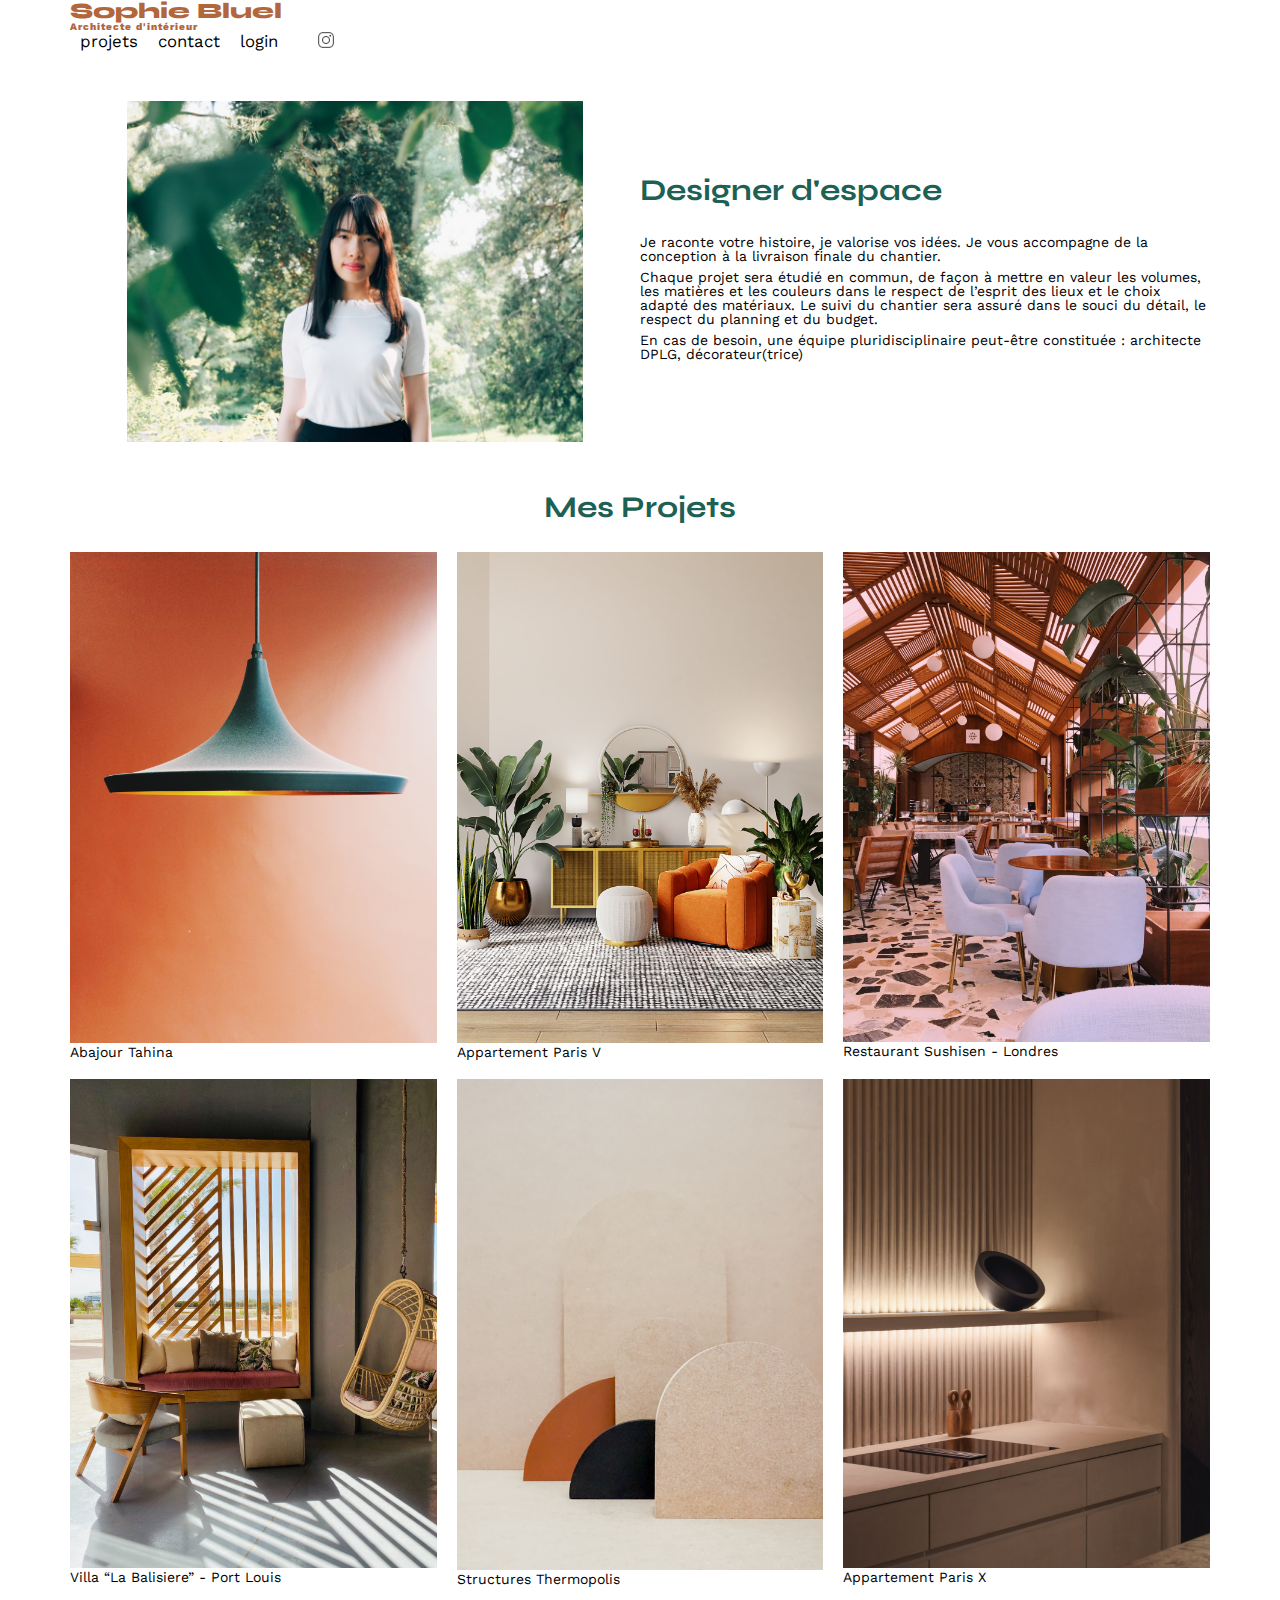
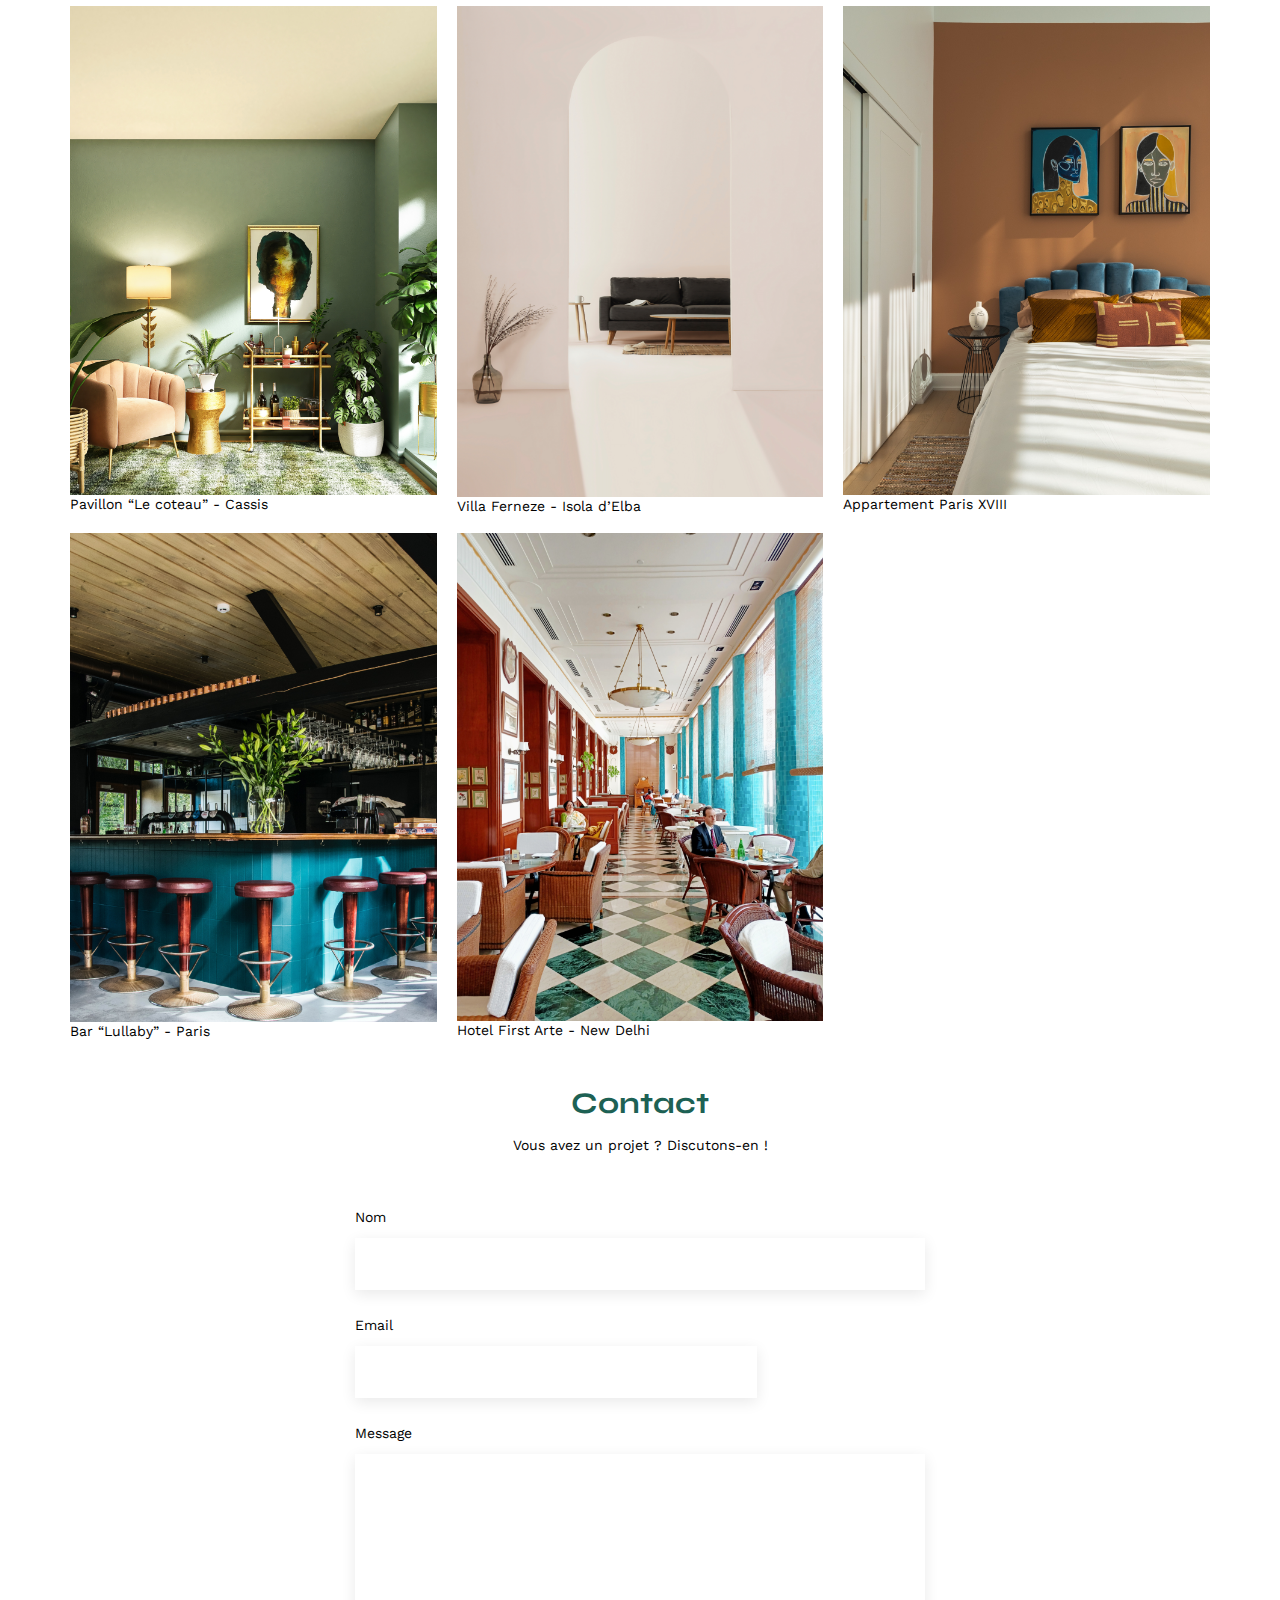
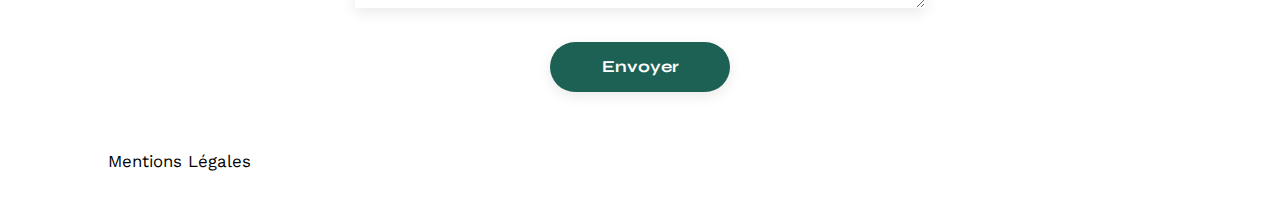
<file: FrontEnd/index.html>
<!DOCTYPE html>
<html lang="fr">
<head>
	<meta charset="UTF-8">
	<title>Sophie Bluel - Architecte d'intérieur</title>
	<meta name="viewport" content="width=device-width, initial-scale=1.0">
	<link rel="preconnect" href="https://fonts.googleapis.com">
	<link rel="preconnect" href="https://fonts.gstatic.com" crossorigin>
	<link href="https://fonts.googleapis.com/css2?family=Syne:wght@700;800&family=Work+Sans&display=swap" rel="stylesheet">
	<meta name="description" content="">
	<link rel="stylesheet" href="./assets/style.css">
</head>
<body>
<header>
	<h1>Sophie Bluel <span>Architecte d'intérieur</span></h1>
	<nav>
		<ul>
			<li>projets</li>
			<li>contact</li>
			<li>login</li>
			<li><img src="./assets/icons/instagram.png" alt="Instagram"></li>
		</ul>
	</nav>
</header>
<main>
	<section id="introduction">
		<figure>
			<img src="./assets/images/sophie-bluel.png" alt="">
		</figure>
		<article>
			<h2>Designer d'espace</h2>
			<p>Je raconte votre histoire, je valorise vos idées. Je vous accompagne de la conception à la livraison finale du chantier.</p>
			<p>Chaque projet sera étudié en commun, de façon à mettre en valeur les volumes, les matières et les couleurs dans le respect de l’esprit des lieux et le choix adapté des matériaux. Le suivi du chantier sera assuré dans le souci du détail, le respect du planning et du budget.</p>
			<p>En cas de besoin, une équipe pluridisciplinaire peut-être constituée : architecte DPLG, décorateur(trice)</p>
		</article>
	</section>
	<section id="portfolio">
		<h2>Mes Projets</h2>
		<div class="gallery">
			<figure>
				<img src="assets/images/abajour-tahina.png" alt="Abajour Tahina">
				<figcaption>Abajour Tahina</figcaption>
			</figure>
			<figure>
				<img src="assets/images/appartement-paris-v.png" alt="Appartement Paris V">
				<figcaption>Appartement Paris V</figcaption>
			</figure>
			<figure>
				<img src="assets/images/restaurant-sushisen-londres.png" alt="Restaurant Sushisen - Londres">
				<figcaption>Restaurant Sushisen - Londres</figcaption>
			</figure>
			<figure>
				<img src="assets/images/la-balisiere.png" alt="Villa “La Balisiere” - Port Louis">
				<figcaption>Villa “La Balisiere” - Port Louis</figcaption>
			</figure>
			<figure>
				<img src="assets/images/structures-thermopolis.png" alt="Structures Thermopolis">
				<figcaption>Structures Thermopolis</figcaption>
			</figure>
			<figure>
				<img src="assets/images/appartement-paris-x.png" alt="Appartement Paris X">
				<figcaption>Appartement Paris X</figcaption>
			</figure>
			<figure>
				<img src="assets/images/le-coteau-cassis.png" alt="Pavillon “Le coteau” - Cassis">
				<figcaption>Pavillon “Le coteau” - Cassis</figcaption>
			</figure>
			<figure>
				<img src="assets/images/villa-ferneze.png" alt="Villa Ferneze - Isola d’Elba">
				<figcaption>Villa Ferneze - Isola d’Elba</figcaption>
			</figure>
			<figure>
				<img src="assets/images/appartement-paris-xviii.png" alt="Appartement Paris XVIII">
				<figcaption>Appartement Paris XVIII</figcaption>
			</figure>
			<figure>
				<img src="assets/images/bar-lullaby-paris.png" alt="Bar “Lullaby” - Paris">
				<figcaption>Bar “Lullaby” - Paris</figcaption>
			</figure>
			<figure>
				<img src="assets/images/hotel-first-arte-new-delhi.png" alt="Hotel First Arte - New Delhi">
				<figcaption>Hotel First Arte - New Delhi</figcaption>
			</figure>
		</div>
	</section>
	<section id="contact">
		<h2>Contact</h2>
		<p>Vous avez un projet ? Discutons-en !</p>
		<form action="#" method="post">
			<label for="name">Nom</label>
			<input type="text" name="name" id="name">
			<label for="email">Email</label>
			<input type="email" name="email" id="email">
			<label for="message">Message</label>
			<textarea name="message" id="message" cols="30" rows="10"></textarea>
			<input type="submit" value="Envoyer">
		</form>
	</section>
</main>

<footer>
	<nav>
		<ul>
			<li>Mentions Légales</li>
		</ul>
	</nav>
</footer>
</body>
</html>
</file>
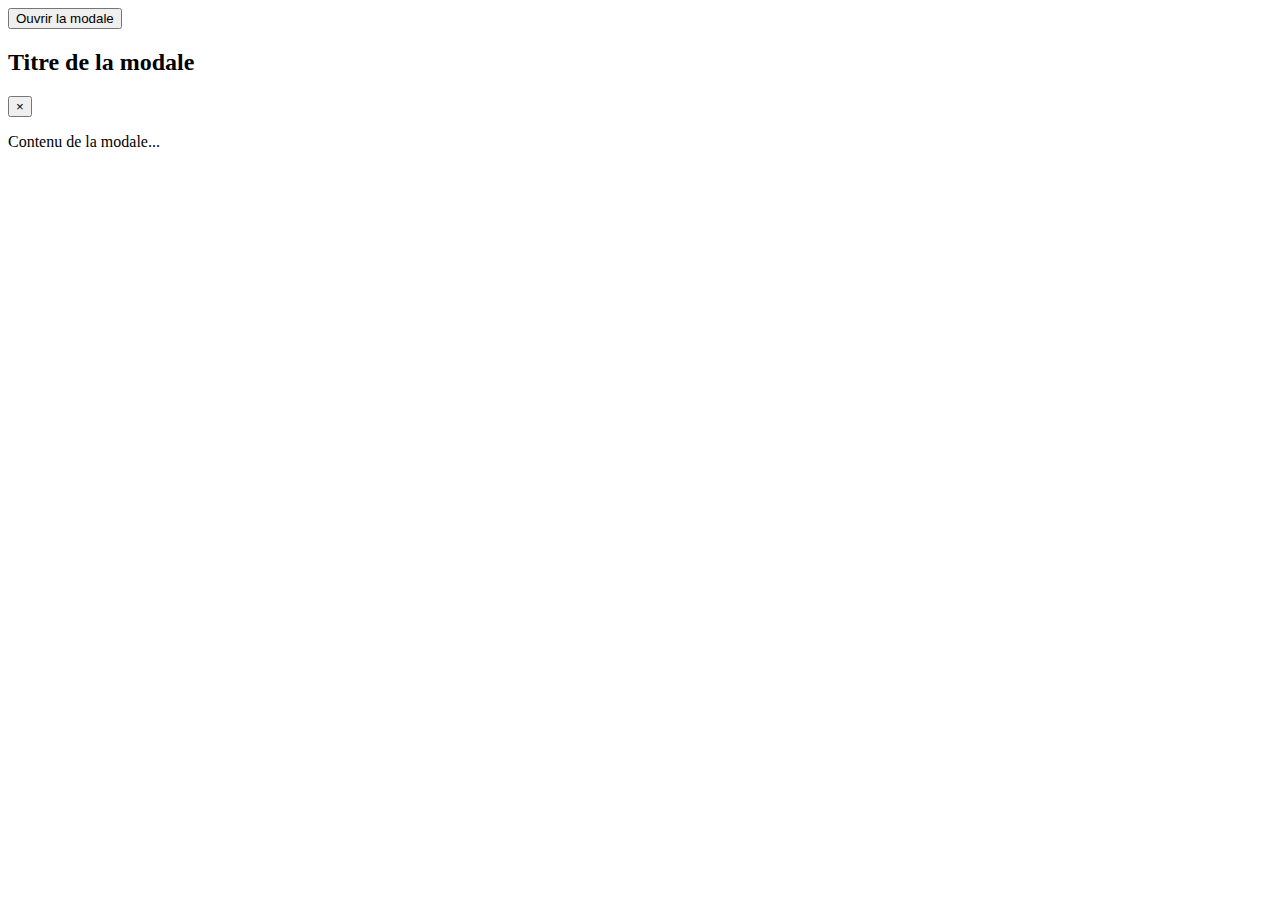
<file: Modale.js/index.html>
<!DOCTYPE html>
<html lang="en">
<head>
    <meta charset="UTF-8">
    <meta name="viewport" content="width=device-width, initial-scale=1.0">
    <title>Document</title>
</head>
<body>
    <!-- Bouton pour ouvrir -->
     <button data-modal-target="#modal1">Ouvrir la modale</button>

     <!-- Overlay -->
      <div id="overlay"></div>

      <!-- Modale -->
       <div class="modal" id="modal1">
        <div class="modal-header">
            <h2>Titre de la modale</h2>
            <button data-close-button class="close-button">&times;</button>
        </div>
        <div class="modal-body">
            <p>Contenu de la modale...</p>
        </div>
       </div>
</body>
<script src="./script.js"></script>
</html>
</file>
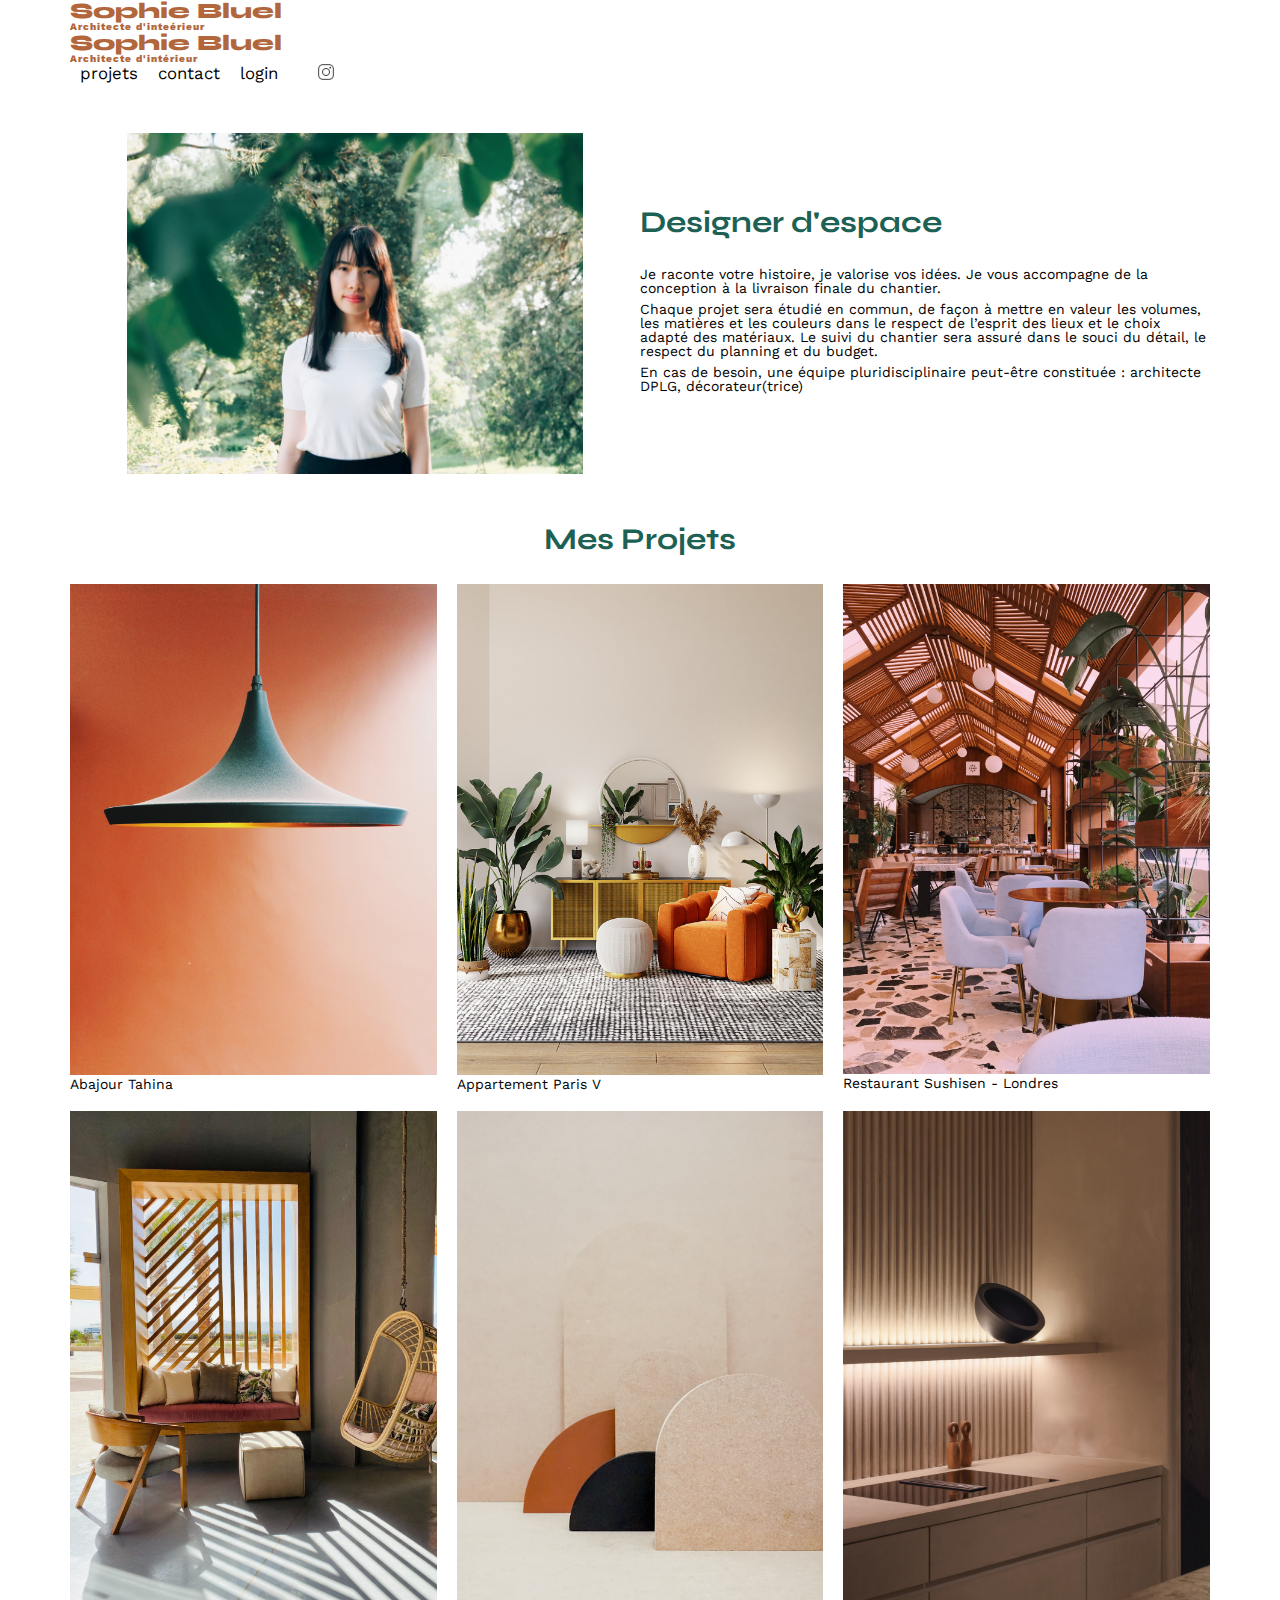
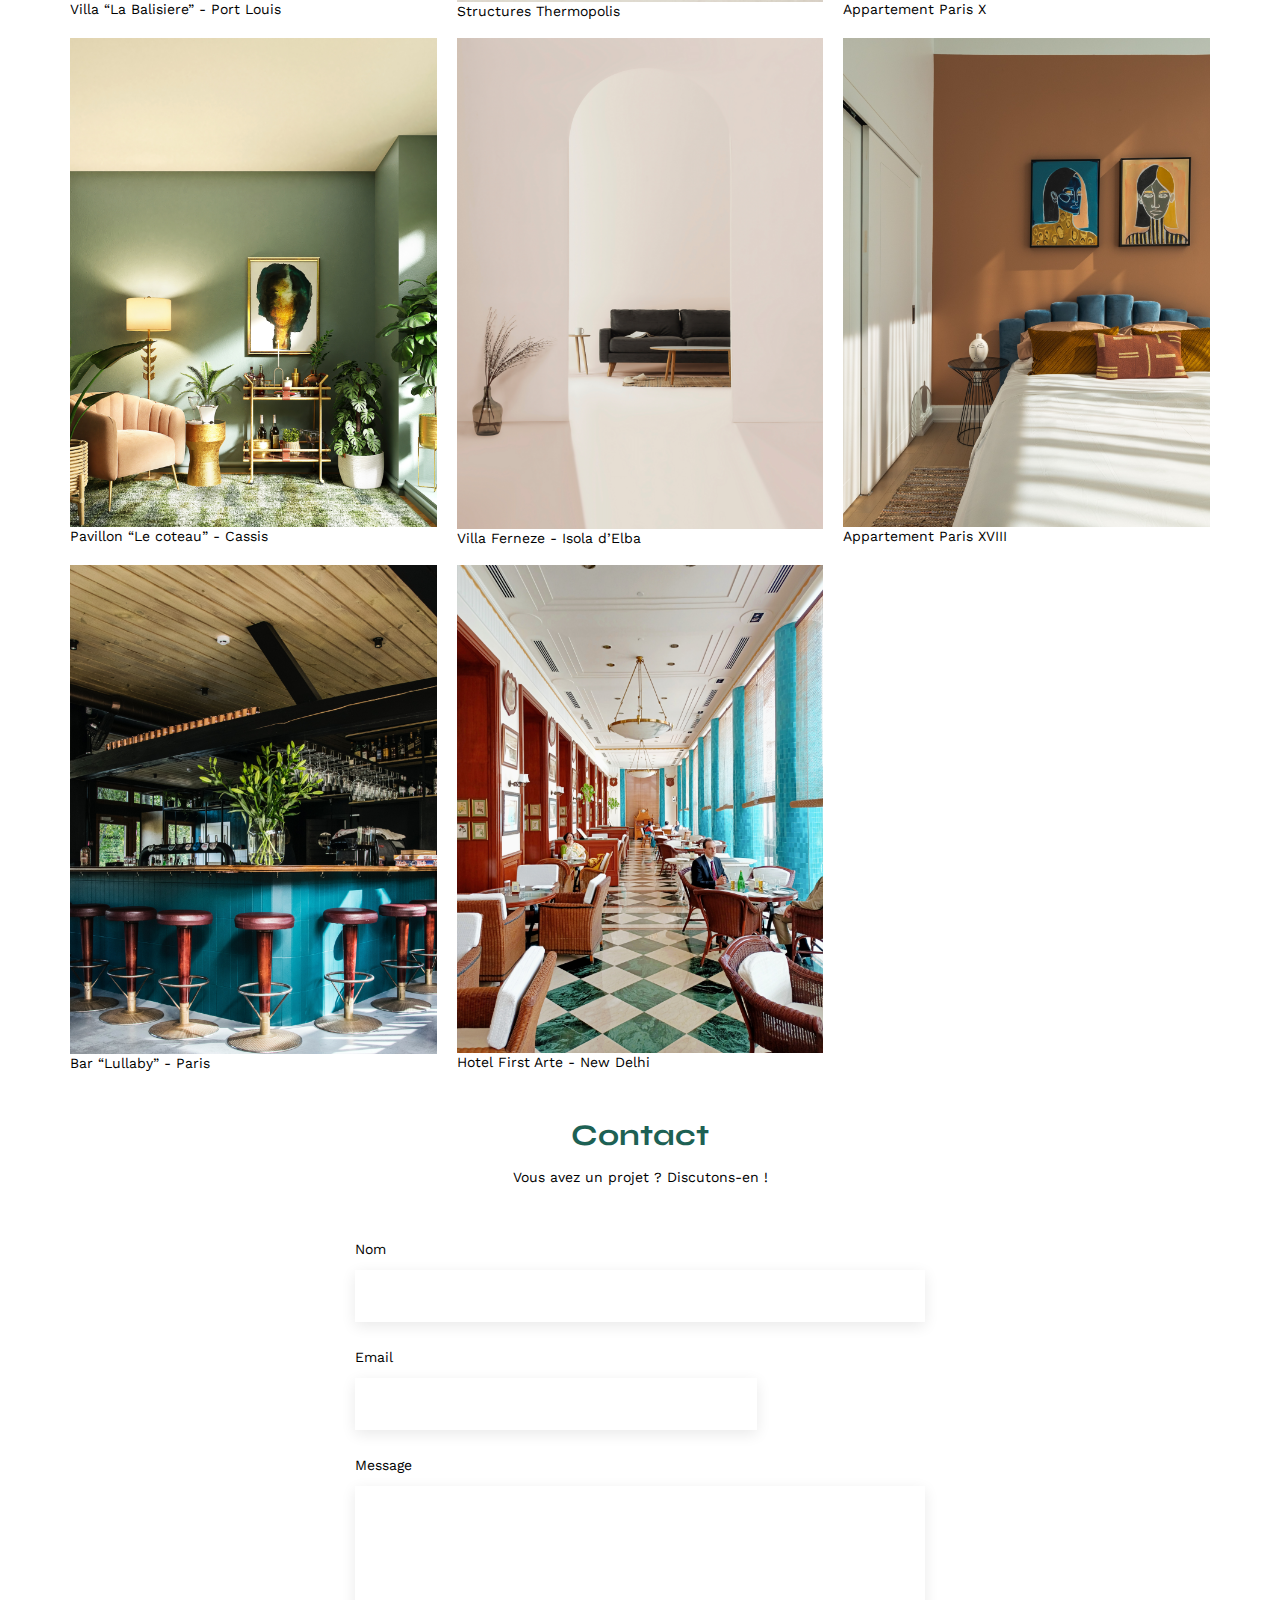
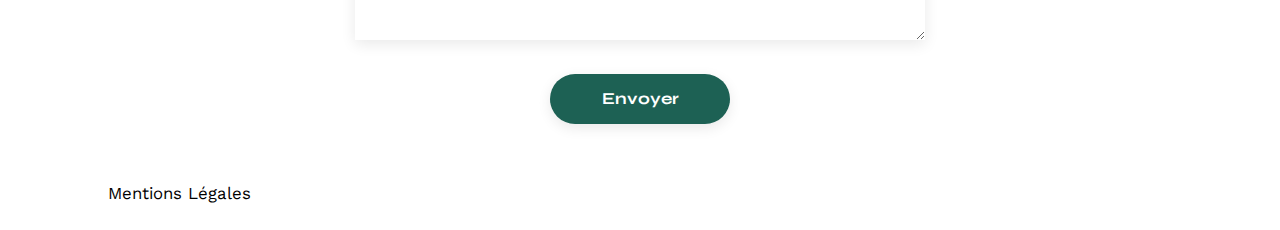
<file: FrontEnd/bluel.html>
<!DOCTYPE html>
<html lang="fr">
<head>
	<meta charset="UTF-8">
	<title>Sophie Bluel - Architecte d'intérieur</title>
	<meta name="viewport" content="width=device-width, initial-scale=1.0">
	<link rel="preconnect" href="https://fonts.googleapis.com">
	<link rel="preconnect" href="https://fonts.gstatic.com" crossorigin>
	<link href="https://fonts.googleapis.com/css2?family=Syne:wght@700;800&family=Work+Sans&display=swap" rel="stylesheet">
	<meta name="description" content="">
	<link rel="stylesheet" href="./assets/style.css">
</head>
<body>
<header>
	<h1>Sophie Bluel <span>Architecte d'inteérieur</span></h1>
	<h1>Sophie Bluel <span>Architecte d'intérieur</span></h1>
	<nav>
		<ul>
			<li>projets</li>
			<li>contact</li>
			<li>login</li>
			<li><img src="./assets/icons/instagram.png" alt="Instagram"></li>
		</ul>
	</nav>
</header>
<main>
	<section id="introduction">
		<figure>
			<img src="./assets/images/sophie-bluel.png" alt="">
		</figure>
		<article>
			<h2>Designer d'espace</h2>
			<p>Je raconte votre histoire, je valorise vos idées. Je vous accompagne de la conception à la livraison finale du chantier.</p>
			<p>Chaque projet sera étudié en commun, de façon à mettre en valeur les volumes, les matières et les couleurs dans le respect de l’esprit des lieux et le choix adapté des matériaux. Le suivi du chantier sera assuré dans le souci du détail, le respect du planning et du budget.</p>
			<p>En cas de besoin, une équipe pluridisciplinaire peut-être constituée : architecte DPLG, décorateur(trice)</p>
		</article>
	</section>
	<section id="portfolio">
		<h2>Mes Projets</h2>
		<div class="gallery">
			<figure>
				<img src="assets/images/abajour-tahina.png" alt="Abajour Tahina">
				<figcaption>Abajour Tahina</figcaption>
			</figure>
			<figure>
				<img src="assets/images/appartement-paris-v.png" alt="Appartement Paris V">
				<figcaption>Appartement Paris V</figcaption>
			</figure>
			<figure>
				<img src="assets/images/restaurant-sushisen-londres.png" alt="Restaurant Sushisen - Londres">
				<figcaption>Restaurant Sushisen - Londres</figcaption>
			</figure>
			<figure>
				<img src="assets/images/la-balisiere.png" alt="Villa “La Balisiere” - Port Louis">
				<figcaption>Villa “La Balisiere” - Port Louis</figcaption>
			</figure>
			<figure>
				<img src="assets/images/structures-thermopolis.png" alt="Structures Thermopolis">
				<figcaption>Structures Thermopolis</figcaption>
			</figure>
			<figure>
				<img src="assets/images/appartement-paris-x.png" alt="Appartement Paris X">
				<figcaption>Appartement Paris X</figcaption>
			</figure>
			<figure>
				<img src="assets/images/le-coteau-cassis.png" alt="Pavillon “Le coteau” - Cassis">
				<figcaption>Pavillon “Le coteau” - Cassis</figcaption>
			</figure>
			<figure>
				<img src="assets/images/villa-ferneze.png" alt="Villa Ferneze - Isola d’Elba">
				<figcaption>Villa Ferneze - Isola d’Elba</figcaption>
			</figure>
			<figure>
				<img src="assets/images/appartement-paris-xviii.png" alt="Appartement Paris XVIII">
				<figcaption>Appartement Paris XVIII</figcaption>
			</figure>
			<figure>
				<img src="assets/images/bar-lullaby-paris.png" alt="Bar “Lullaby” - Paris">
				<figcaption>Bar “Lullaby” - Paris</figcaption>
			</figure>
			<figure>
				<img src="assets/images/hotel-first-arte-new-delhi.png" alt="Hotel First Arte - New Delhi">
				<figcaption>Hotel First Arte - New Delhi</figcaption>
			</figure>
		</div>
	</section>
	<section id="contact">
		<h2>Contact</h2>
		<p>Vous avez un projet ? Discutons-en !</p>
		<form action="#" method="post">
			<label for="name">Nom</label>
			<input type="text" name="name" id="name">
			<label for="email">Email</label>
			<input type="email" name="email" id="email">
			<label for="message">Message</label>
			<textarea name="message" id="message" cols="30" rows="10"></textarea>
			<input type="submit" value="Envoyer">
		</form>
	</section>
</main>
<footer>
	<nav>
		<ul>
			<li>Mentions Légales</li>
		</ul>
	</nav>
</footer>
</body>
</html>
</file>
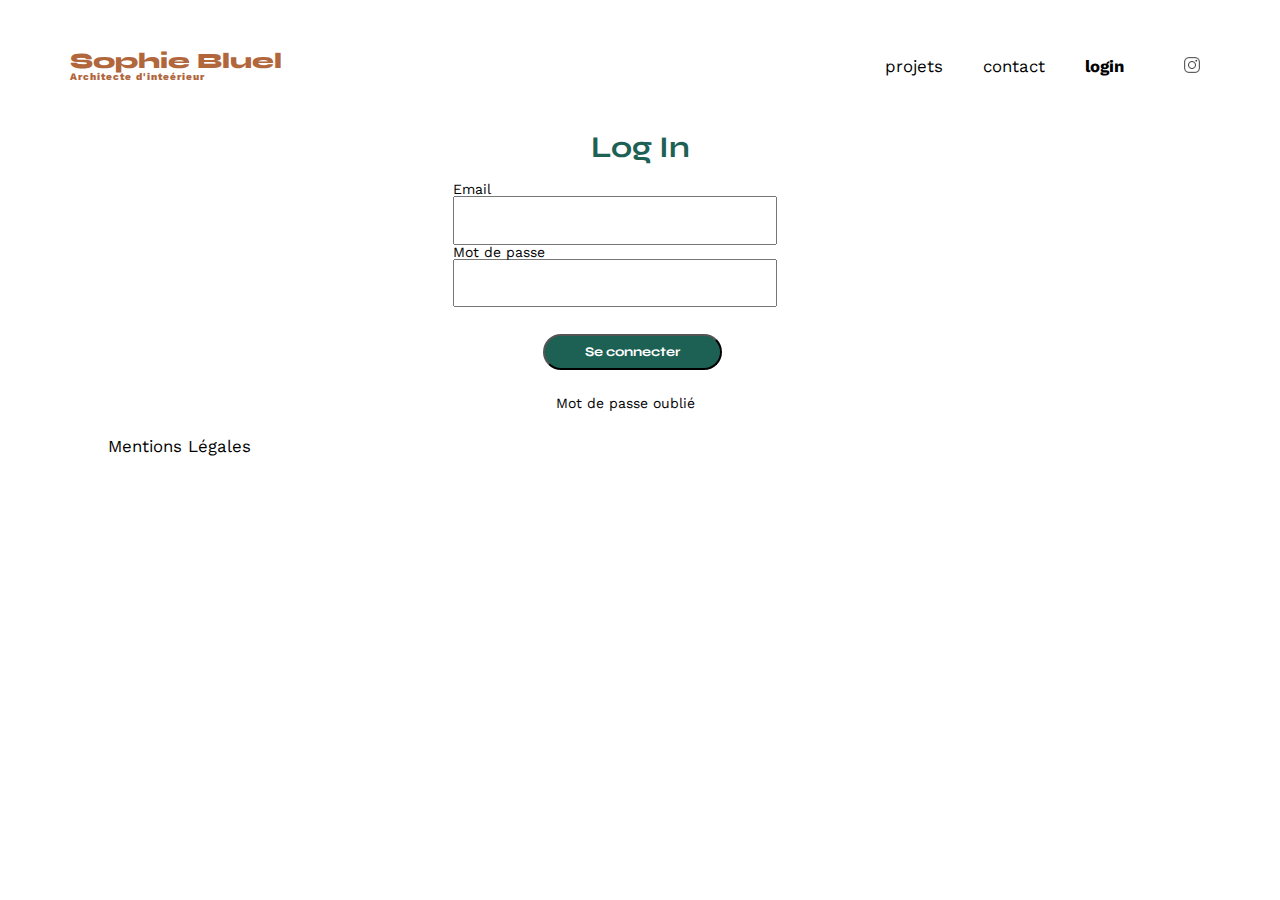
<file: FrontEnd/login.html>
<!DOCTYPE html>
<html lang="fr">
<head>
	<meta charset="UTF-8">
	<title>Sophie Bluel - Architecte d'intérieur</title>
	<meta name="viewport" content="width=device-width, initial-scale=1.0">
	<link rel="preconnect" href="https://fonts.googleapis.com">
	<link rel="preconnect" href="https://fonts.gstatic.com" crossorigin>
	<link href="https://fonts.googleapis.com/css2?family=Syne:wght@700;800&family=Work+Sans&display=swap" rel="stylesheet">
	<meta name="description" content="">
	<link rel="stylesheet" href="./assets/style.css">
	<script src="login.js" defer></script>
</head>
<body>
<header id="loginheader">
	<h1>Sophie Bluel <span>Architecte d'inteérieur</span></h1>
	<nav>
		<ul>
			<li><a href="index.html">projets</a></li>
			<li>contact</li>
			<li class="logiin"><a href="login.html">login</a></li>
			<li><img src="./assets/icons/instagram.png" alt="Instagram"></li>
		</ul>
	</nav>
</header>
<main>
	<section id="login">
		<h2>Log In</h2>
		<p></p>
		<form>
			<label for="email">Email</label>
			<input type="email" name="email" id="email">
			<label for="password">Mot de passe</label>
			<input type="password" name="password" id="password">
			<input type="submit" value="Se connecter" id="loginBtn">
		</form>
        <p><a href="#">Mot de passe oublié</a></p>
	</section>
</main>

<footer>
	<nav>
		<ul>
			<li>Mentions Légales</li>
		</ul>
	</nav>
</footer>
</body>
</html>
</file>
<file: FrontEnd/assets/style.css>
/* http://meyerweb.com/eric/tools/css/reset/
   v2.0 | 20110126
   License: none (public domain)
*/

html, body, div, span, applet, object, iframe,
h1, h2, h3, h4, h5, h6, p, blockquote, pre,
a, abbr, acronym, address, big, cite, code,
del, dfn, em, img, ins, kbd, q, s, samp,
small, strike, strong, sub, sup, tt, var,
b, u, i, center,
dl, dt, dd, ol, ul, li,
fieldset, form, label, legend,
table, caption, tbody, tfoot, thead, tr, th, td,
article, aside, canvas, details, embed,
figure, figcaption, footer, header, hgroup,
menu, nav, output, ruby, section, summary,
time, mark, audio, video {
	margin: 0;
	padding: 0;
	border: 0;
	font-size: 100%;
	font: inherit;
	vertical-align: baseline;
}
nav{display:flex;
justify-content:space-between;
}
nav a {
	text-decoration:none;
	color:black;
	margin-right:20px;
}
/* HTML5 display-role reset for older browsers */
article, aside, details, figcaption, figure,
footer, header, hgroup, menu, nav, section {
	display: block;
}
#loginheader {
	display: flex;
	justify-content: space-between;
	margin: 50px 0
}
header .bordure-classic{
	display: flex;
	justify-content: space-between;
	margin: 50px 0
}
.bandeau-edition{
	display: flex;
	flex-direction:center;
	justify-content: center;
	color:white;
	background-color: black;
	width: auto;
	height: 59px;
	
	
}
body {
	line-height: 1;
}
ol, ul {
	list-style: none;
}
blockquote, q {
	quotes: none;
}
blockquote:before, blockquote:after,
q:before, q:after {
	content: '';
	content: none;
}
table {
	border-collapse: collapse;
	border-spacing: 0;
}
/** end reset css**/
body {
	max-width: 1140px;
	margin:auto;
	font-family: 'Work Sans' ;
	font-size: 14px;
}

section {
	margin: 50px 0
}
.filtres button.active {
    background-color: #1D6154;
    color: white;
}
h1{
	display: flex;
	flex-direction: column;
	font-family: 'Syne';
	font-size: 22px;
	font-weight: 800;
	color: #B1663C
}

h1 > span {
	font-family: 'Work Sans';
	font-size:10px;
	letter-spacing: 0.1em;
;
}


nav {
    display: flex;
    align-items: center;
}

nav a, nav img {
    margin-left: 20px;
}
h2{
	font-family: 'Syne';
	font-weight: 700;
	font-size: 30px;
	color: #1D6154
}
nav ul {
	display: flex;
	align-items: center;
	list-style-type: none;

}
nav li {
	padding: 0 10px;
	font-size: 1.2em;
}
nav img{
	height:16px ;
	width:16px ;
	
}

li:hover {
	color: #B1663C;
}
#introduction {
	display: flex;
	align-items: center;
}
#introduction figure {
	flex: 1
}
#introduction img {
	display: block;
	margin: auto;
	width: 80%;
}

#introduction article {
	flex: 1
}
#introduction h2 {
	margin-bottom: 1em;
}

#introduction p {
	margin-bottom: 0.5em;
}
#portfolio h2 {
	text-align: center;
	margin-bottom: 1em;
}
.gallery {
	width: 100%;
	display: grid;
	grid-template-columns: 1fr 1fr 1fr;
	grid-column-gap: 20px;
	grid-row-gap: 20px;
}

.gallery img {
	width: 100%;


}
#contact {
	width: 50%;
margin: auto;
}
#contact > * {
	text-align: center;

}
#contact h2{
	margin-bottom: 20px;
}
#contact form {
	text-align: left;
	margin-top:30px;
	display: flex;
	flex-direction: column;
}

#contact input {
	height: 50px;
	font-size: 1.2em;
	border: none;
	box-shadow: 0px 4px 14px rgba(0, 0, 0, 0.09);
}
#contact label {
	margin: 2em 0 1em 0;
}
#contact textarea {
	border: none;
	box-shadow: 0px 4px 14px rgba(0, 0, 0, 0.09);
}

input[type="submit"]{
	font-family: 'Syne';
	font-weight: 700;
	color: white;
	background-color: #1D6154;
	margin : 2em auto ;
	width: 180px;
	text-align: center;
	border-radius: 60px ;
}
#login h2 {display: flex;
	justify-content: center;
padding-bottom: 20px;}
	#login input {display: flex;
		justify-content: center;
	margin-right:50px;
}


		#login {
			width: 60%; /* Réduire la largeur du formulaire */
			margin: 0 auto; /* Centrer horizontalement le formulaire */
			text-align: center; /* Centrer le contenu à l'intérieur du formulaire */
		  }
		  
		  #login form {
			display: inline-block; /* Permet d'aligner les éléments du formulaire horizontalement */
			text-align: left; /* Aligner le texte à gauche à l'intérieur du formulaire */
		  }
		  #email , #password { width: 23.688em;
		height:3.188em ;}
		#loginBtn {margin-left:90px;
		height: 36px;
	    width:179px;}
		#login p{margin-right:30px;}
        footer nav ul {
	    display: flex;
	    justify-content: flex-end;
	    margin: 2em
}
      .logiin{ font-weight: bold;}
	  #login a {text-decoration: none;
	            color: black;
			}

.filtres button{border-radius: 60px ;
	  border: 2px solid #1D6154;
	  font-weight: bold;
      color:#1D6154;
      background-color:white;
      margin-left:5px;
	  padding:8px 12px;
	  font-family: 'Syne';
	  cursor: pointer;
	  font-size: 16px;
	  
      
}
button:hover{background-color:#1D6154;
color: #FFFFFF;}
.filtres{
margin-bottom: 30px;
display:flex;
justify-content:center;
gap: 10px;
}

.modifier button {
    display: flex; /* Permet d'aligner l'icône et le texte à l'intérieur du bouton */
    align-items: center; /* Aligne verticalement les éléments enfants */
    padding: 5px 10px; /* oute un espacement à l'intérieur du bouton */
    background-color: transparent; /* Supprime le fond du bouton */
    border: none; /* Supprime la bordure du bouton */
    cursor: pointer; /* Affiche un curseur au survol */
	color:black;
	
}

.modifier button i {
    margin-right: 5px; /* Ajoute un espacement entre l'icône et le texte */
}
.modifier h2{padding-top:39px;
width: 191px;
height: 36px;
font-size: 20px;
margin-right: -30px;
}




.modifier{display: flex;
justify-content: center;
gap: 10px;}
#modal{display: none;}
.ajoutphoto{
	border-radius: 60px;
	width: 236px;
	height:36px;
	background-color: #1D6154;
	font-family: 'Syne';
	color:#FFFFFF;
	font-size: 14px;
	cursor: pointer;
	margin-bottom: 20px;

	
}

/* Style des éléments de photo */

/* Style de la modale de la galerie photo */
.containerModals{position: absolute;
	top: 75%;
	left: 0;
	width: 100%;
	height: 100%;
	display: none;
	align-items: center;
	justify-content: center;
	display: none;
	
}
.modalgallery{background-color:#FFFFFF;
	box-sizing: border-box;
	width: 720px;
	height:688px;
	border-radius:5px;
	display:flex;
	justify-content:space-around;
	flex-direction: column;
	align-items:center;}
	.modalgallery .fa-xmark {
	padding-left:650px;
	margin-bottom: -5px;
	margin-top: 10px;
	cursor: pointer;
	width: 24px;
    height: 24px;
}
	.modalgallery h2{
		margin-bottom:50px;
		color: #000000;
		font-family: 'Work Sans';
        font-style: normal;
        font-weight: 400;
        font-size: 26px;
	
		width: 173px;
		height: 30px;		
        width: 173px;
        height: 30px;
	}
	.photosmodal figure {
		position: relative;
	  }
	  
	  .photosmodal figure .js-delete {
		position: absolute;
		top: 5px;
		right: 5px;
		cursor: pointer;
		background-color: black; /* Fond noir */
        color: white; /* Couleur de l'icône blanche */
		padding: 5px;
		border-radius: 50%;
		transition: background-color 0.3s;
	  }
	  .photosmodal{display:flex;
		flex-wrap: wrap;
		border-bottom: 1px solid #ccc;
		margin: -5% 3% 20px 6%;
		padding-bottom: 50px;
		position: relative;
		box-sizing: border-box; /* Assurez-vous que la bordure est incluse dans la largeur et la hauteur de .photosmodal */
	}
		
	.photosmodal img {width: 110px;
	margin:5px;
	height:auto;
	}

	#modal-photo{display:flex;
	flex-direction: column;
	box-sizing: border-box;
	width:660px;
	height:670px;
	filter: drop-shadow(0em 0.1875em 0.9375em rgba(0, 0, 0, 0.1));
	position: absolute;
    top: 95%;
    left: 30%;
    background-color: #FFFFFF;
	align-items:center;}
	#modal-photo-close{margin-left:500px ;
		border: none;
		background-color: white;
		color: #000000;
		margin-top:40px;
		cursor: pointer;
		}
	#modal-return{margin-right: 500px;
	margin-bottom: 100px;
    margin-top:-10px;
    border: none;
	cursor: pointer;
    color:#000000;
    background-color: white;}
	
	#modal-photo-title {width: 420px;
	height:51px;}
	#modal-photo-category{width:430px;
	height:53px;
	background-color:#FFFFFF;
    }
	.modal-photo-input{display: flex;
	flex-direction:column;
	border-bottom:1px solid #B3B3B3;}

	#modal-photo-category {border-bottom:1px solid #c5c6c9;
		margin-bottom:70px;
	}
	#modal-photo h2{
		margin-top: -70px;
		margin-bottom: 20px;
		color: #000000;
	}
	#modal-photo {margin-top:-130px;
	margin-bottom:30px;}
	#form-photo-div{display: flex;
	flex-direction:column;
    border:1px solid #E8F1F7;
    width: 420px;
    height:169px;
    background: #E8F1F7;
    border-radius: 3px;
    text-align: center;
    padding:05px;}
    #iModalImage{color: #c5c6c9;
	
	transform: scale(4); /* Ajuste la taille de l'icône à 150% de sa taille d'origine */
	margin-top:30px;
    margin-bottom:20px;
   margin-left:200px;
   position: absolute;
   
   
}

#label-image{border:1px solid #c5c6c9;
width:155px;
height: 20px;
padding-top:5px;
padding-bottom:5px;
border-radius: 30px 30px 30px 30px;
background-color: #c5c6c9;
margin-left:130px;
margin-top: 80px;
margin-bottom:5px;
position: absolute;}

#form-photo-div p {margin-top:8px;
	font-size: 10px;
	position: absolute;
    margin-top:120px;
    margin-left:170px;}
.titremodal{margin-top:20px;
margin-bottom: 10px;}

.category{margin-top:10px;
	margin-bottom: 10px;}
#modal-valider{margin-top:30px;
margin-left:100px;
width:237px;
height: 36px;
background-color: #A7A7A7;
cursor: pointer;}
#alert{display:none;}

#uploadedimage{
	width:129px ;
	height:165px ;
	display: none;
	margin-left:170px;
	margin-bottom:30px;
}
</file>
